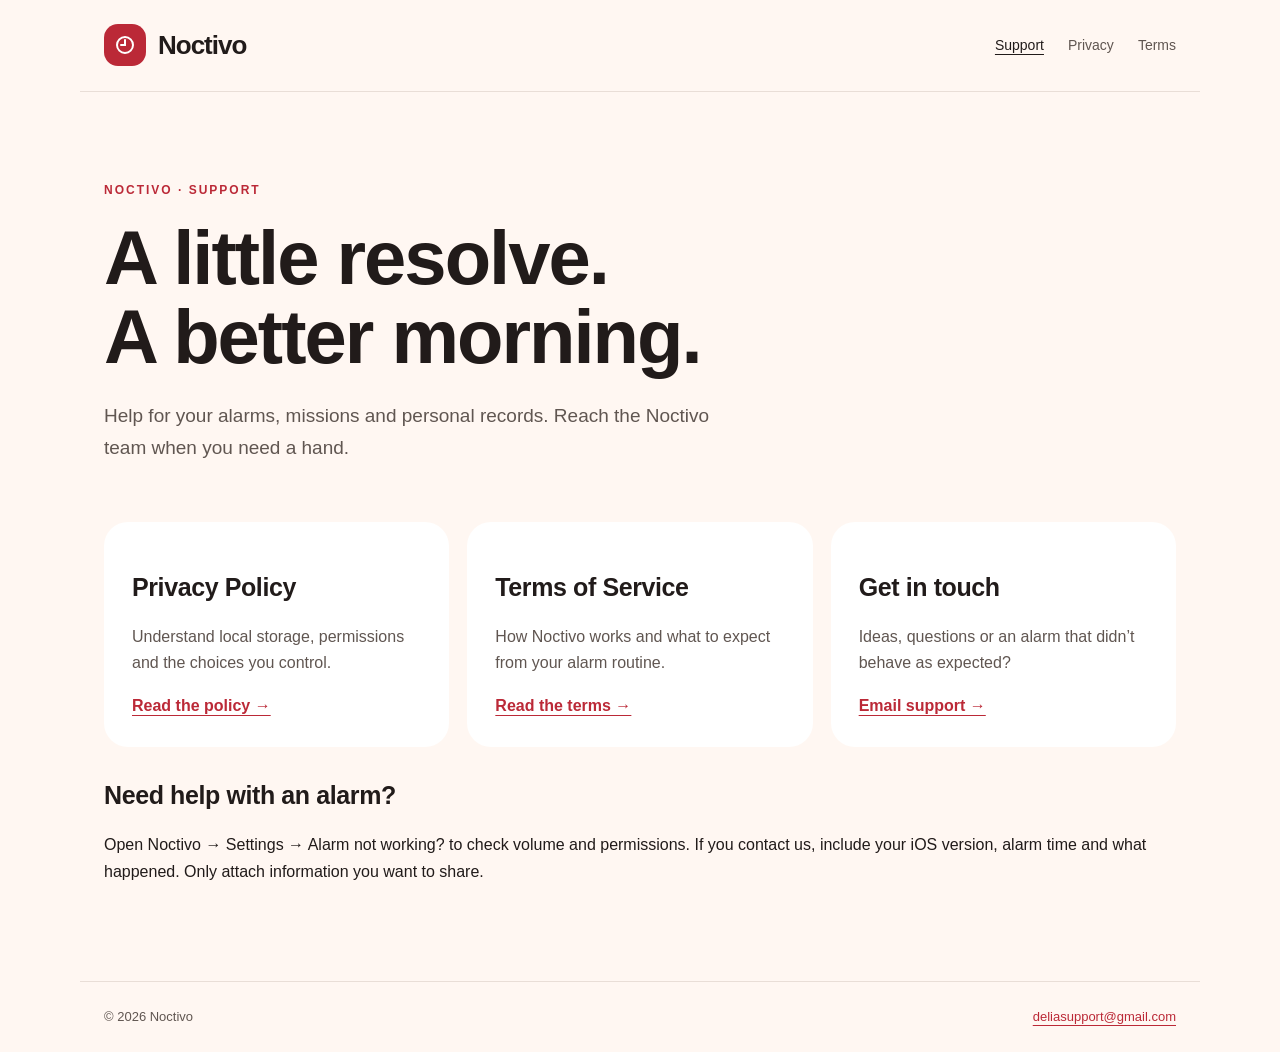
<file: index.html>
<!doctype html><html lang="en"><head><meta charset="utf-8"><meta name="viewport" content="width=device-width,initial-scale=1"><meta name="description" content="Noctivo support, privacy and terms. Contact deliasupport@gmail.com."><meta name="theme-color" content="#101012"><title>Support · Noctivo</title><link rel="stylesheet" href="styles.css"></head><body><a class="skip" href="#main">Skip to content</a><header><a class="brand" href="index.html"><span class="mark" aria-hidden="true"><svg viewBox="0 0 24 24" fill="none" stroke="currentColor" stroke-width="2" stroke-linecap="round"><circle cx="12" cy="12" r="8"/><path d="M12 7v5H8"/></svg></span>Noctivo</a><nav aria-label="Main navigation"><a href="index.html" aria-current="page">Support</a><a href="privacy.html">Privacy</a><a href="terms.html">Terms</a></nav></header><main id="main"><div class="hero"><span class="eyebrow">Noctivo · Support</span><h1>A little resolve.<br>A better morning.</h1><p class="intro">Help for your alarms, missions and personal records. Reach the Noctivo team when you need a hand.</p></div><div class="cards"><section class="card"><h2>Privacy Policy</h2><p>Understand local storage, permissions and the choices you control.</p><a href="privacy.html">Read the policy →</a></section><section class="card"><h2>Terms of Service</h2><p>How Noctivo works and what to expect from your alarm routine.</p><a href="terms.html">Read the terms →</a></section><section class="card"><h2>Get in touch</h2><p>Ideas, questions or an alarm that didn’t behave as expected?</p><a href="mailto:deliasupport@gmail.com?subject=Noctivo%20support">Email support →</a></section></div><section class="support"><h2>Need help with an alarm?</h2><p>Open Noctivo → Settings → Alarm not working? to check volume and permissions. If you contact us, include your iOS version, alarm time and what happened. Only attach information you want to share.</p></section></main><footer><span>© 2026 Noctivo</span><a href="mailto:deliasupport@gmail.com">deliasupport@gmail.com</a></footer></body></html>
</file>
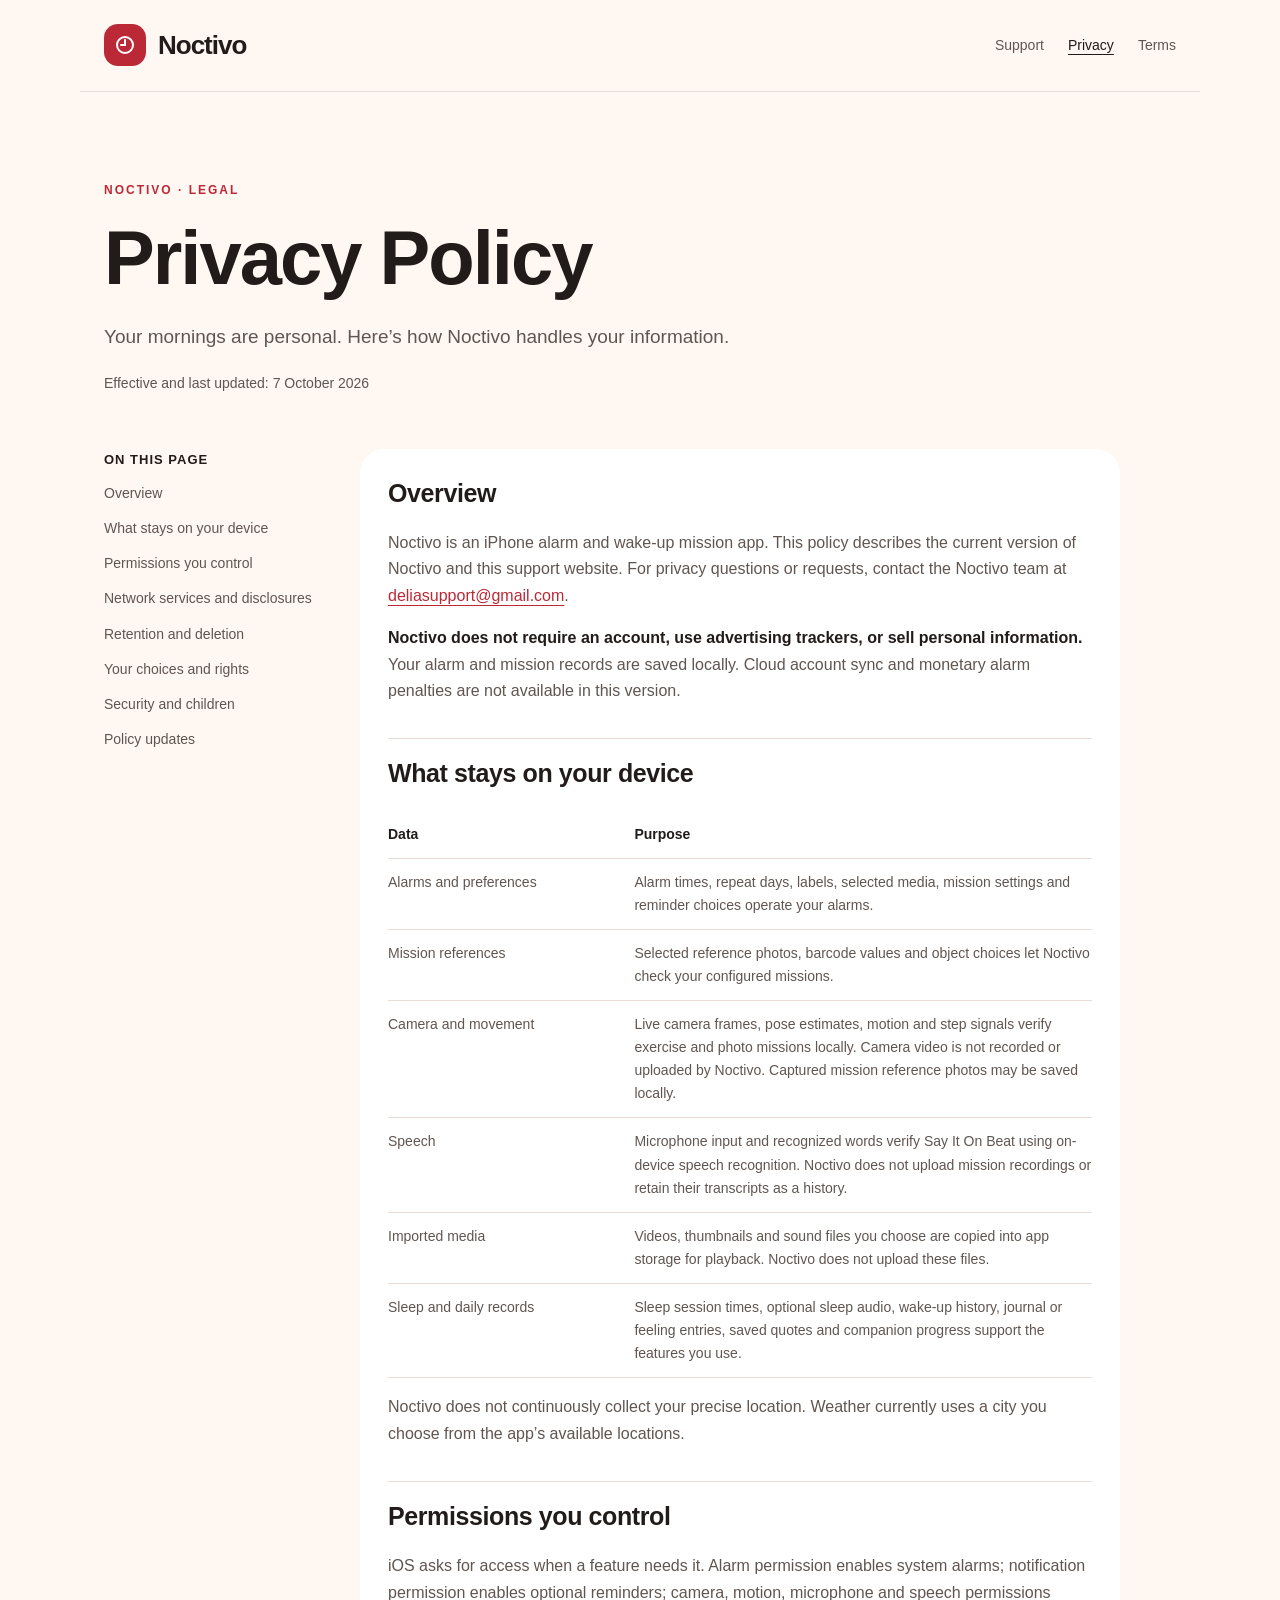
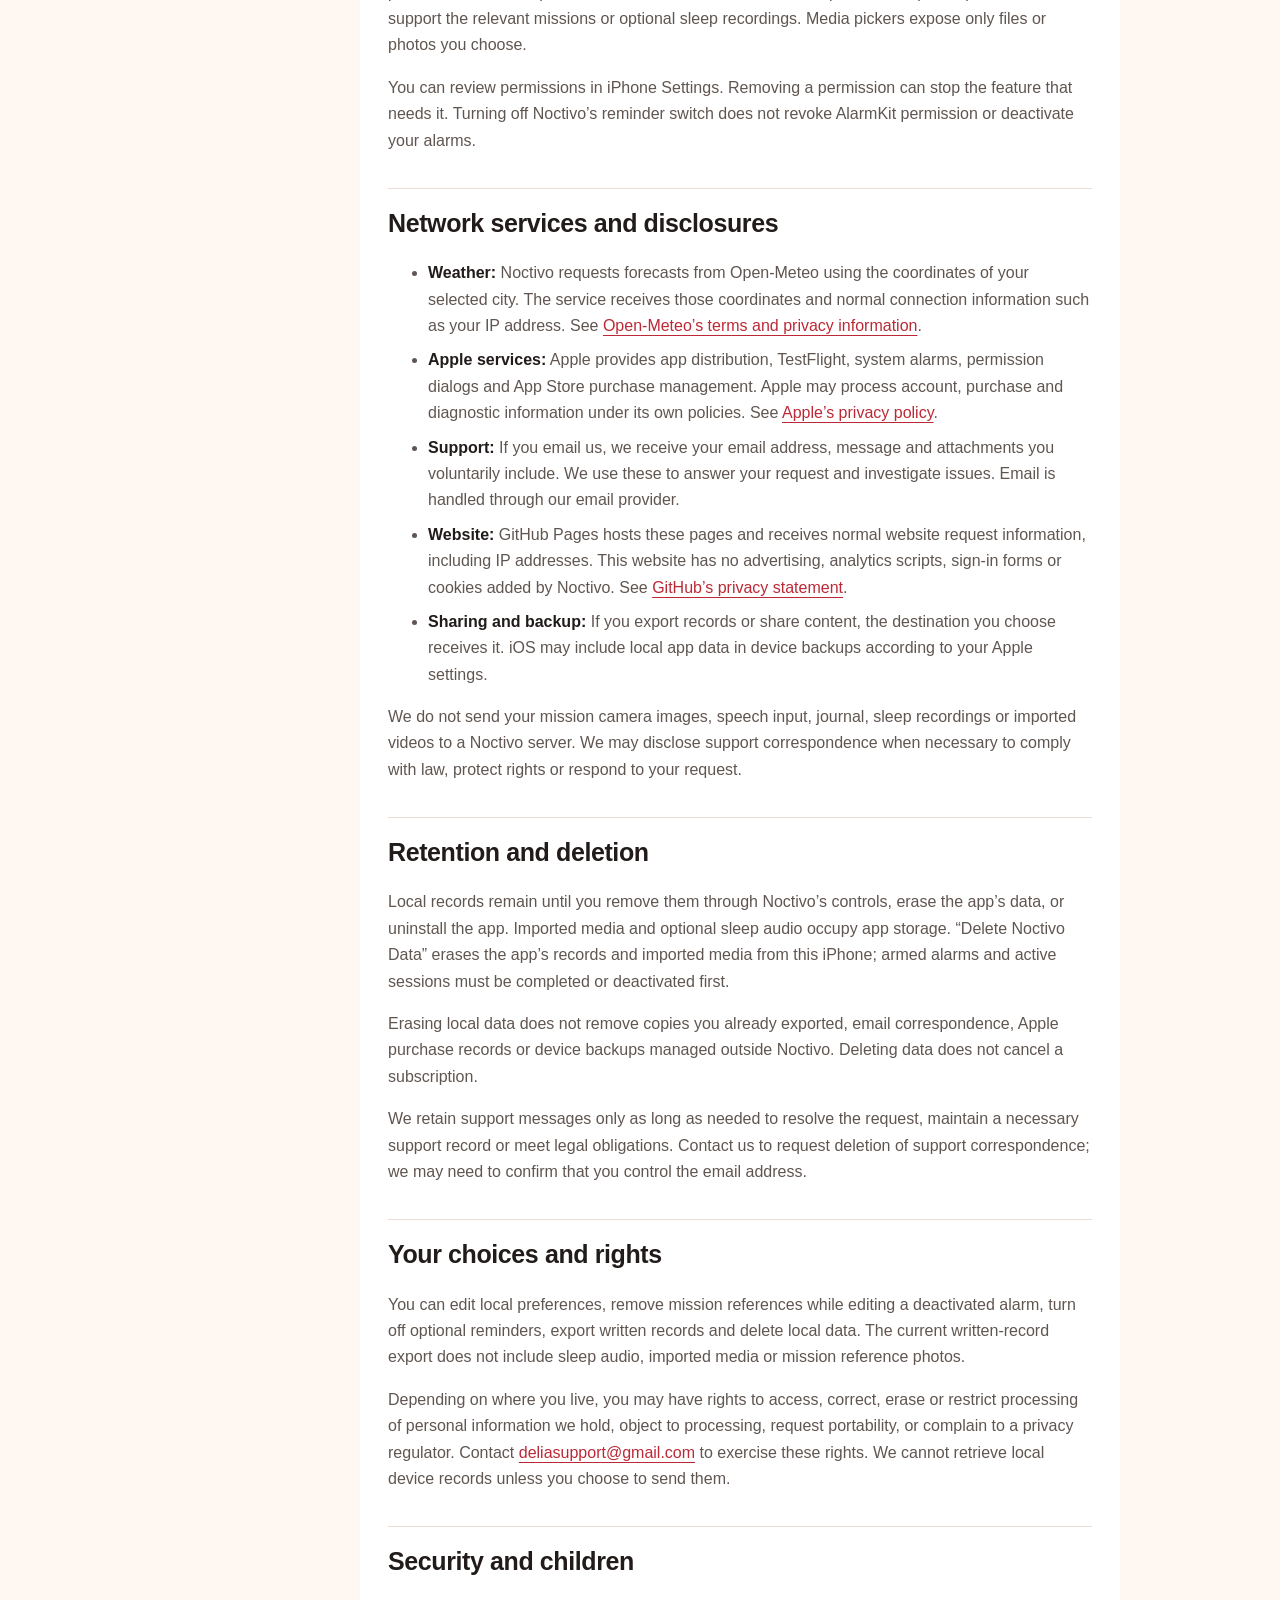
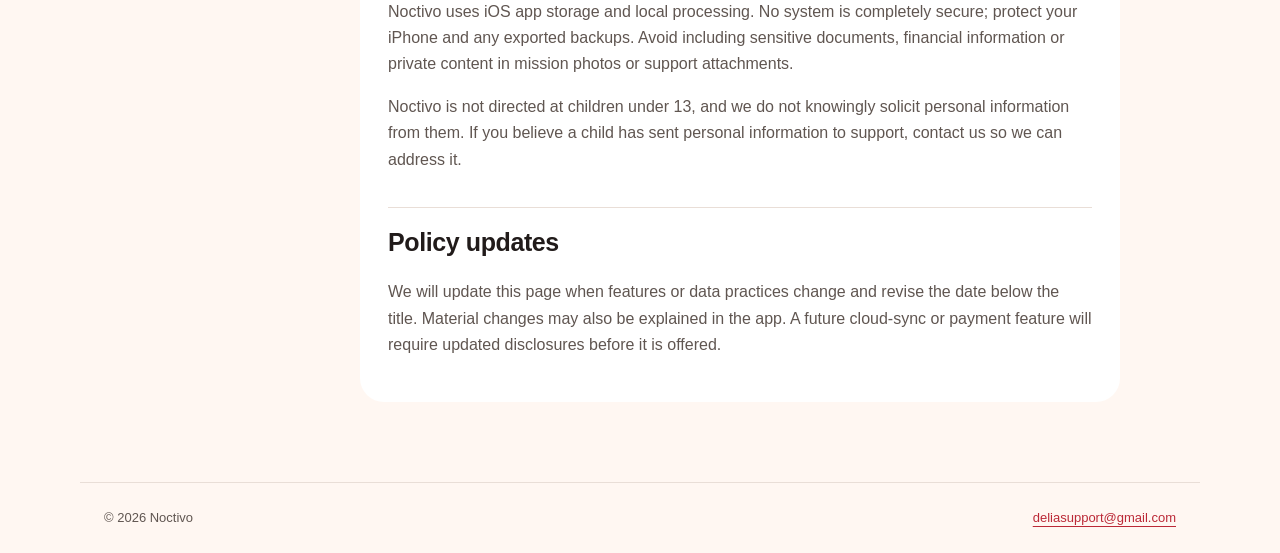
<file: privacy.html>
<!doctype html><html lang="en"><head><meta charset="utf-8"><meta name="viewport" content="width=device-width,initial-scale=1"><meta name="description" content="Noctivo support, privacy and terms. Contact deliasupport@gmail.com."><meta name="theme-color" content="#101012"><title>Privacy Policy · Noctivo</title><link rel="stylesheet" href="styles.css"></head><body><a class="skip" href="#main">Skip to content</a><header><a class="brand" href="index.html"><span class="mark" aria-hidden="true"><svg viewBox="0 0 24 24" fill="none" stroke="currentColor" stroke-width="2" stroke-linecap="round"><circle cx="12" cy="12" r="8"/><path d="M12 7v5H8"/></svg></span>Noctivo</a><nav aria-label="Main navigation"><a href="index.html">Support</a><a href="privacy.html" aria-current="page">Privacy</a><a href="terms.html">Terms</a></nav></header><main id="main"><div class="hero"><span class="eyebrow">Noctivo · Legal</span><h1>Privacy Policy</h1><p class="intro">Your mornings are personal. Here’s how Noctivo handles your information.</p><p class="updated">Effective and last updated: 7 October 2026</p></div><div class="layout"><aside class="toc" aria-label="On this page"><strong>On this page</strong><a href="#overview">Overview</a><a href="#device">What stays on your device</a><a href="#permissions">Permissions you control</a><a href="#network">Network services and disclosures</a><a href="#retention">Retention and deletion</a><a href="#choices">Your choices and rights</a><a href="#security">Security and children</a><a href="#updates">Policy updates</a></aside><article><section id="overview"><h2>Overview</h2><p>Noctivo is an iPhone alarm and wake-up mission app. This policy describes the current version of Noctivo and this support website. For privacy questions or requests, contact the Noctivo team at <a href="mailto:deliasupport@gmail.com">deliasupport@gmail.com</a>.</p><p><strong>Noctivo does not require an account, use advertising trackers, or sell personal information.</strong> Your alarm and mission records are saved locally. Cloud account sync and monetary alarm penalties are not available in this version.</p></section><section id="device"><h2>What stays on your device</h2><table><thead><tr><th>Data</th><th>Purpose</th></tr></thead><tbody><tr><td>Alarms and preferences</td><td>Alarm times, repeat days, labels, selected media, mission settings and reminder choices operate your alarms.</td></tr><tr><td>Mission references</td><td>Selected reference photos, barcode values and object choices let Noctivo check your configured missions.</td></tr><tr><td>Camera and movement</td><td>Live camera frames, pose estimates, motion and step signals verify exercise and photo missions locally. Camera video is not recorded or uploaded by Noctivo. Captured mission reference photos may be saved locally.</td></tr><tr><td>Speech</td><td>Microphone input and recognized words verify Say It On Beat using on-device speech recognition. Noctivo does not upload mission recordings or retain their transcripts as a history.</td></tr><tr><td>Imported media</td><td>Videos, thumbnails and sound files you choose are copied into app storage for playback. Noctivo does not upload these files.</td></tr><tr><td>Sleep and daily records</td><td>Sleep session times, optional sleep audio, wake-up history, journal or feeling entries, saved quotes and companion progress support the features you use.</td></tr></tbody></table><p>Noctivo does not continuously collect your precise location. Weather currently uses a city you choose from the app’s available locations.</p></section><section id="permissions"><h2>Permissions you control</h2><p>iOS asks for access when a feature needs it. Alarm permission enables system alarms; notification permission enables optional reminders; camera, motion, microphone and speech permissions support the relevant missions or optional sleep recordings. Media pickers expose only files or photos you choose.</p><p>You can review permissions in iPhone Settings. Removing a permission can stop the feature that needs it. Turning off Noctivo’s reminder switch does not revoke AlarmKit permission or deactivate your alarms.</p></section><section id="network"><h2>Network services and disclosures</h2><ul><li><strong>Weather:</strong> Noctivo requests forecasts from Open-Meteo using the coordinates of your selected city. The service receives those coordinates and normal connection information such as your IP address. See <a href="https://open-meteo.com/en/terms">Open-Meteo’s terms and privacy information</a>.</li><li><strong>Apple services:</strong> Apple provides app distribution, TestFlight, system alarms, permission dialogs and App Store purchase management. Apple may process account, purchase and diagnostic information under its own policies. See <a href="https://www.apple.com/legal/privacy/">Apple’s privacy policy</a>.</li><li><strong>Support:</strong> If you email us, we receive your email address, message and attachments you voluntarily include. We use these to answer your request and investigate issues. Email is handled through our email provider.</li><li><strong>Website:</strong> GitHub Pages hosts these pages and receives normal website request information, including IP addresses. This website has no advertising, analytics scripts, sign-in forms or cookies added by Noctivo. See <a href="https://docs.github.com/en/site-policy/privacy-policies/github-general-privacy-statement">GitHub’s privacy statement</a>.</li><li><strong>Sharing and backup:</strong> If you export records or share content, the destination you choose receives it. iOS may include local app data in device backups according to your Apple settings.</li></ul><p>We do not send your mission camera images, speech input, journal, sleep recordings or imported videos to a Noctivo server. We may disclose support correspondence when necessary to comply with law, protect rights or respond to your request.</p></section><section id="retention"><h2>Retention and deletion</h2><p>Local records remain until you remove them through Noctivo’s controls, erase the app’s data, or uninstall the app. Imported media and optional sleep audio occupy app storage. “Delete Noctivo Data” erases the app’s records and imported media from this iPhone; armed alarms and active sessions must be completed or deactivated first.</p><p>Erasing local data does not remove copies you already exported, email correspondence, Apple purchase records or device backups managed outside Noctivo. Deleting data does not cancel a subscription.</p><p>We retain support messages only as long as needed to resolve the request, maintain a necessary support record or meet legal obligations. Contact us to request deletion of support correspondence; we may need to confirm that you control the email address.</p></section><section id="choices"><h2>Your choices and rights</h2><p>You can edit local preferences, remove mission references while editing a deactivated alarm, turn off optional reminders, export written records and delete local data. The current written-record export does not include sleep audio, imported media or mission reference photos.</p><p>Depending on where you live, you may have rights to access, correct, erase or restrict processing of personal information we hold, object to processing, request portability, or complain to a privacy regulator. Contact <a href="mailto:deliasupport@gmail.com">deliasupport@gmail.com</a> to exercise these rights. We cannot retrieve local device records unless you choose to send them.</p></section><section id="security"><h2>Security and children</h2><p>Noctivo uses iOS app storage and local processing. No system is completely secure; protect your iPhone and any exported backups. Avoid including sensitive documents, financial information or private content in mission photos or support attachments.</p><p>Noctivo is not directed at children under 13, and we do not knowingly solicit personal information from them. If you believe a child has sent personal information to support, contact us so we can address it.</p></section><section id="updates"><h2>Policy updates</h2><p>We will update this page when features or data practices change and revise the date below the title. Material changes may also be explained in the app. A future cloud-sync or payment feature will require updated disclosures before it is offered.</p></section></article></div></main><footer><span>© 2026 Noctivo</span><a href="mailto:deliasupport@gmail.com">deliasupport@gmail.com</a></footer></body></html>
</file>
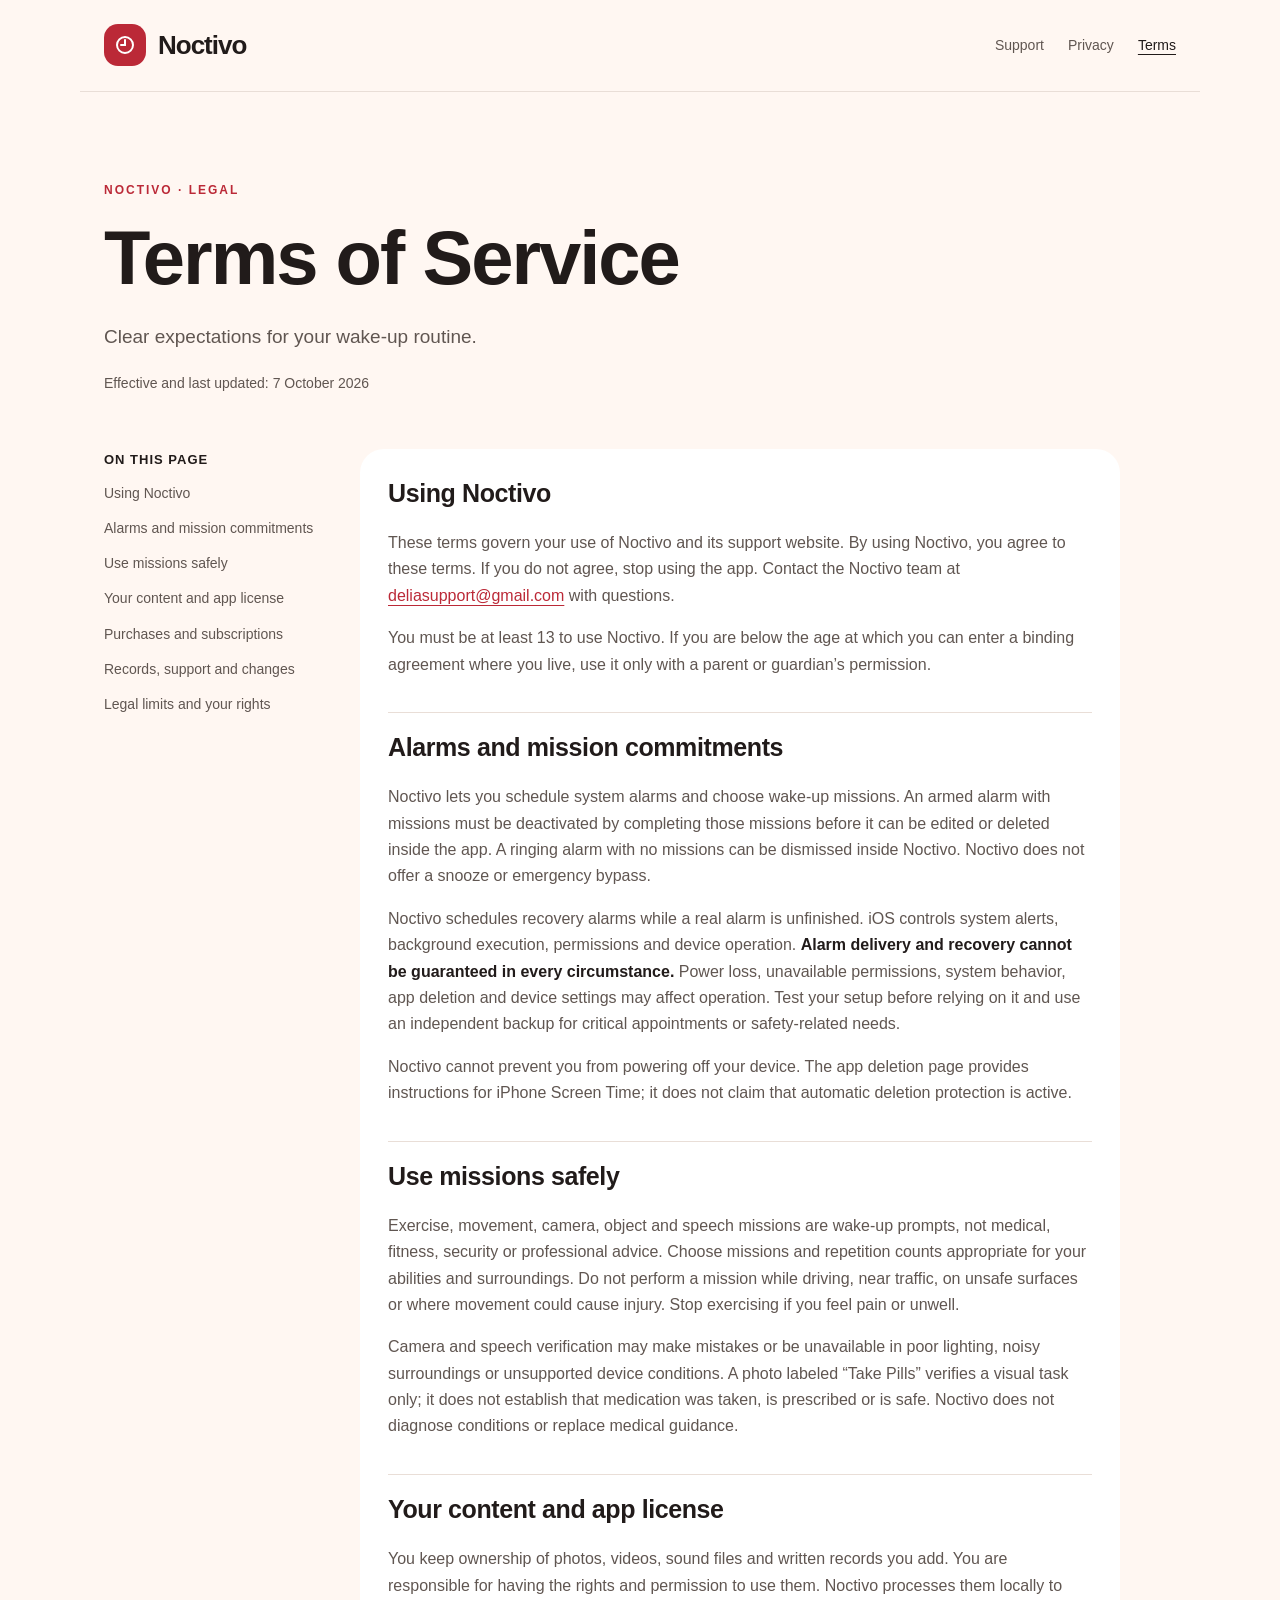
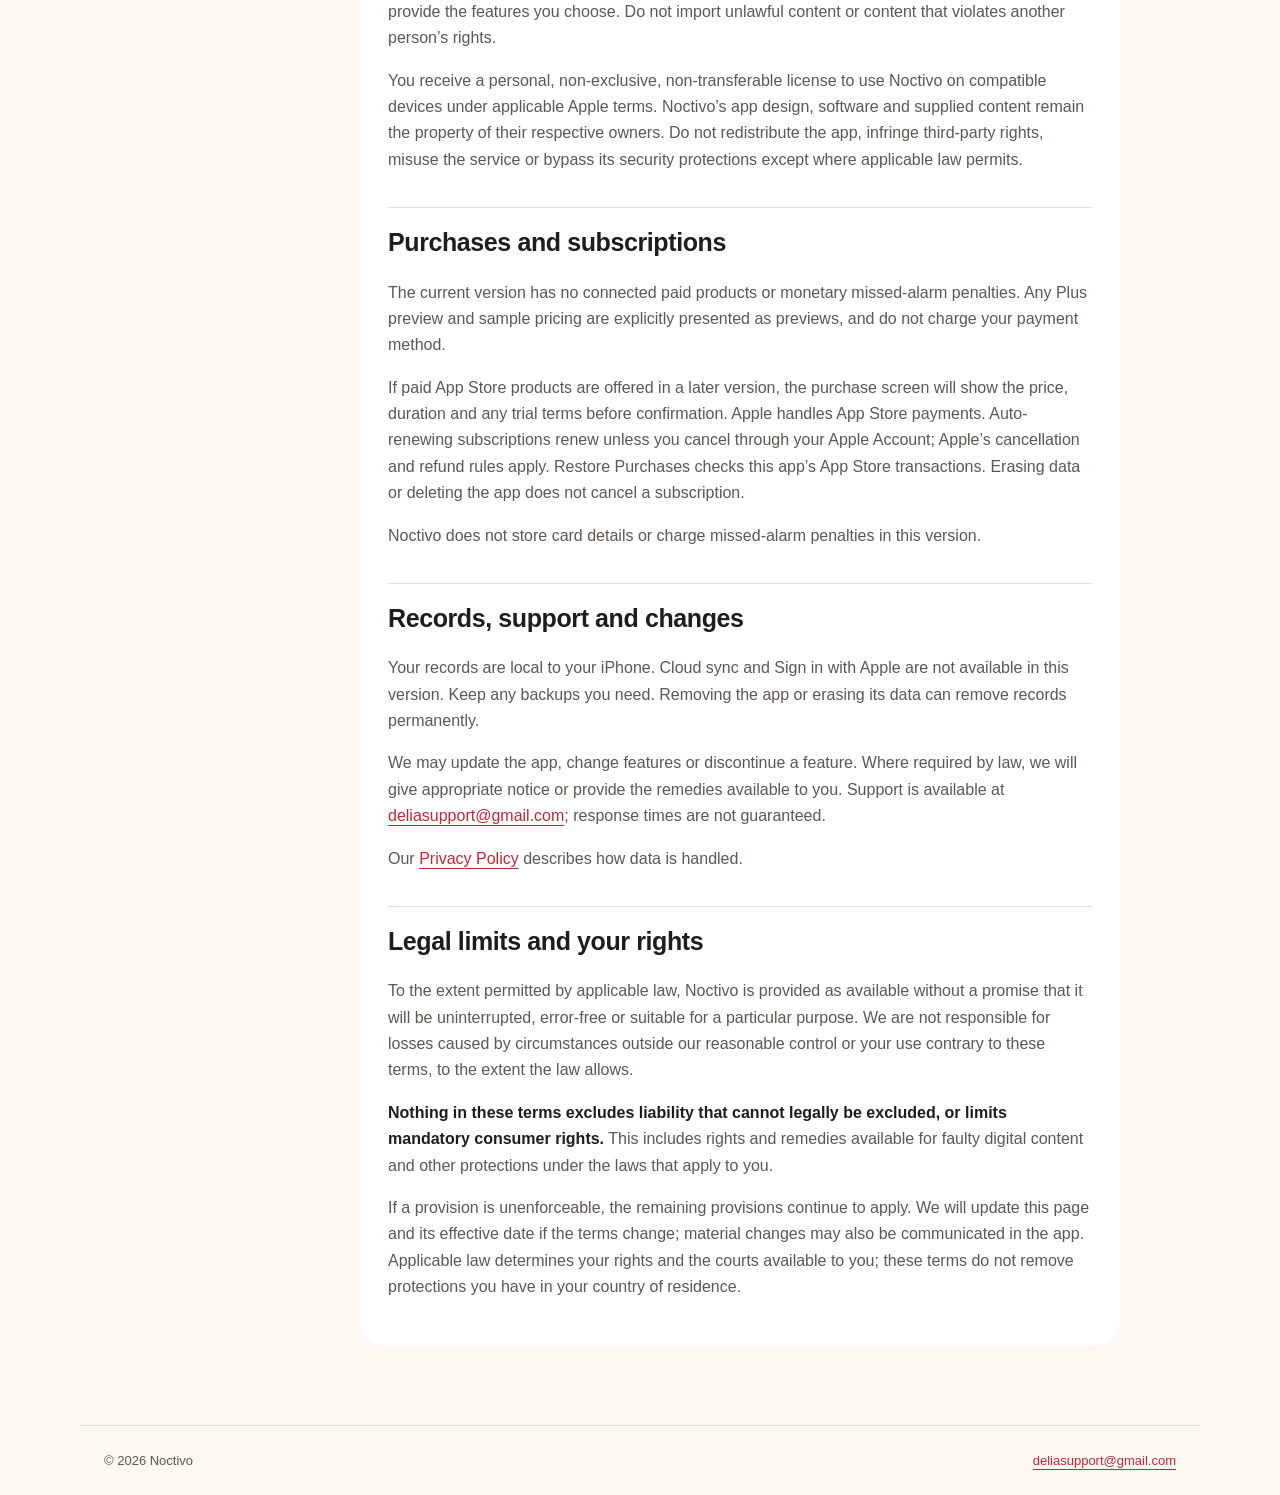
<file: terms.html>
<!doctype html><html lang="en"><head><meta charset="utf-8"><meta name="viewport" content="width=device-width,initial-scale=1"><meta name="description" content="Noctivo support, privacy and terms. Contact deliasupport@gmail.com."><meta name="theme-color" content="#101012"><title>Terms of Service · Noctivo</title><link rel="stylesheet" href="styles.css"></head><body><a class="skip" href="#main">Skip to content</a><header><a class="brand" href="index.html"><span class="mark" aria-hidden="true"><svg viewBox="0 0 24 24" fill="none" stroke="currentColor" stroke-width="2" stroke-linecap="round"><circle cx="12" cy="12" r="8"/><path d="M12 7v5H8"/></svg></span>Noctivo</a><nav aria-label="Main navigation"><a href="index.html">Support</a><a href="privacy.html">Privacy</a><a href="terms.html" aria-current="page">Terms</a></nav></header><main id="main"><div class="hero"><span class="eyebrow">Noctivo · Legal</span><h1>Terms of Service</h1><p class="intro">Clear expectations for your wake-up routine.</p><p class="updated">Effective and last updated: 7 October 2026</p></div><div class="layout"><aside class="toc" aria-label="On this page"><strong>On this page</strong><a href="#agreement">Using Noctivo</a><a href="#alarms">Alarms and mission commitments</a><a href="#missions">Use missions safely</a><a href="#content">Your content and app license</a><a href="#purchases">Purchases and subscriptions</a><a href="#records">Records, support and changes</a><a href="#limits">Legal limits and your rights</a></aside><article><section id="agreement"><h2>Using Noctivo</h2><p>These terms govern your use of Noctivo and its support website. By using Noctivo, you agree to these terms. If you do not agree, stop using the app. Contact the Noctivo team at <a href="mailto:deliasupport@gmail.com">deliasupport@gmail.com</a> with questions.</p><p>You must be at least 13 to use Noctivo. If you are below the age at which you can enter a binding agreement where you live, use it only with a parent or guardian’s permission.</p></section><section id="alarms"><h2>Alarms and mission commitments</h2><p>Noctivo lets you schedule system alarms and choose wake-up missions. An armed alarm with missions must be deactivated by completing those missions before it can be edited or deleted inside the app. A ringing alarm with no missions can be dismissed inside Noctivo. Noctivo does not offer a snooze or emergency bypass.</p><p>Noctivo schedules recovery alarms while a real alarm is unfinished. iOS controls system alerts, background execution, permissions and device operation. <strong>Alarm delivery and recovery cannot be guaranteed in every circumstance.</strong> Power loss, unavailable permissions, system behavior, app deletion and device settings may affect operation. Test your setup before relying on it and use an independent backup for critical appointments or safety-related needs.</p><p>Noctivo cannot prevent you from powering off your device. The app deletion page provides instructions for iPhone Screen Time; it does not claim that automatic deletion protection is active.</p></section><section id="missions"><h2>Use missions safely</h2><p>Exercise, movement, camera, object and speech missions are wake-up prompts, not medical, fitness, security or professional advice. Choose missions and repetition counts appropriate for your abilities and surroundings. Do not perform a mission while driving, near traffic, on unsafe surfaces or where movement could cause injury. Stop exercising if you feel pain or unwell.</p><p>Camera and speech verification may make mistakes or be unavailable in poor lighting, noisy surroundings or unsupported device conditions. A photo labeled “Take Pills” verifies a visual task only; it does not establish that medication was taken, is prescribed or is safe. Noctivo does not diagnose conditions or replace medical guidance.</p></section><section id="content"><h2>Your content and app license</h2><p>You keep ownership of photos, videos, sound files and written records you add. You are responsible for having the rights and permission to use them. Noctivo processes them locally to provide the features you choose. Do not import unlawful content or content that violates another person’s rights.</p><p>You receive a personal, non-exclusive, non-transferable license to use Noctivo on compatible devices under applicable Apple terms. Noctivo’s app design, software and supplied content remain the property of their respective owners. Do not redistribute the app, infringe third-party rights, misuse the service or bypass its security protections except where applicable law permits.</p></section><section id="purchases"><h2>Purchases and subscriptions</h2><p>The current version has no connected paid products or monetary missed-alarm penalties. Any Plus preview and sample pricing are explicitly presented as previews, and do not charge your payment method.</p><p>If paid App Store products are offered in a later version, the purchase screen will show the price, duration and any trial terms before confirmation. Apple handles App Store payments. Auto-renewing subscriptions renew unless you cancel through your Apple Account; Apple’s cancellation and refund rules apply. Restore Purchases checks this app’s App Store transactions. Erasing data or deleting the app does not cancel a subscription.</p><p>Noctivo does not store card details or charge missed-alarm penalties in this version.</p></section><section id="records"><h2>Records, support and changes</h2><p>Your records are local to your iPhone. Cloud sync and Sign in with Apple are not available in this version. Keep any backups you need. Removing the app or erasing its data can remove records permanently.</p><p>We may update the app, change features or discontinue a feature. Where required by law, we will give appropriate notice or provide the remedies available to you. Support is available at <a href="mailto:deliasupport@gmail.com">deliasupport@gmail.com</a>; response times are not guaranteed.</p><p>Our <a href="privacy.html">Privacy Policy</a> describes how data is handled.</p></section><section id="limits"><h2>Legal limits and your rights</h2><p>To the extent permitted by applicable law, Noctivo is provided as available without a promise that it will be uninterrupted, error-free or suitable for a particular purpose. We are not responsible for losses caused by circumstances outside our reasonable control or your use contrary to these terms, to the extent the law allows.</p><p><strong>Nothing in these terms excludes liability that cannot legally be excluded, or limits mandatory consumer rights.</strong> This includes rights and remedies available for faulty digital content and other protections under the laws that apply to you.</p><p>If a provision is unenforceable, the remaining provisions continue to apply. We will update this page and its effective date if the terms change; material changes may also be communicated in the app. Applicable law determines your rights and the courts available to you; these terms do not remove protections you have in your country of residence.</p></section></article></div></main><footer><span>© 2026 Noctivo</span><a href="mailto:deliasupport@gmail.com">deliasupport@gmail.com</a></footer></body></html>
</file>
<file: styles.css>
:root{color-scheme:dark light;--bg:#101012;--panel:#1c1c20;--text:#f8f5f4;--muted:#bbb5b3;--accent:#ff675d;--line:#353338}
*{box-sizing:border-box}html{scroll-behavior:smooth;scroll-padding-top:28px}body{margin:0;font-family:-apple-system,BlinkMacSystemFont,"Segoe UI",sans-serif;background:var(--bg);color:var(--text);line-height:1.65}a{color:var(--accent);text-underline-offset:4px}a:hover{opacity:.85}a:focus-visible{outline:3px solid var(--accent);outline-offset:5px;border-radius:4px}.skip{position:absolute;top:-60px;left:20px}.skip:focus{top:12px;background:var(--panel);padding:8px;z-index:3}header,main,footer{max-width:1120px;margin:auto;padding:24px}header{display:flex;align-items:center;justify-content:space-between;gap:24px;border-bottom:1px solid var(--line)}.brand{font-size:26px;font-weight:800;letter-spacing:-1px;text-decoration:none;color:var(--text);display:flex;gap:12px;align-items:center}.mark{display:grid;place-items:center;width:42px;height:42px;border-radius:14px;background:var(--accent);color:#190e0d;font-size:29px}nav{display:flex;gap:24px;flex-wrap:wrap}nav a{color:var(--muted);text-decoration:none;font-size:14px}nav a[aria-current]{color:var(--text);text-decoration:underline}.eyebrow{font-size:12px;letter-spacing:2px;text-transform:uppercase;font-weight:700;color:var(--accent)}.hero{padding:60px 0 40px;max-width:780px}h1{font-size:clamp(38px,7vw,76px);line-height:1.04;letter-spacing:-2px;margin:16px 0 24px}h2{font-size:25px;line-height:1.3;letter-spacing:-.4px}h3{font-size:18px}.intro{font-size:19px;color:var(--muted);max-width:650px}.updated{color:var(--muted);font-size:14px}.cards{display:grid;grid-template-columns:repeat(3,1fr);gap:18px}.card,article{background:var(--panel);border-radius:24px;padding:28px}.card a{font-weight:650}.card p{color:var(--muted)}.layout{display:grid;grid-template-columns:220px minmax(0,1fr);gap:36px}.toc{align-self:start;position:sticky;top:28px}.toc a{display:block;font-size:14px;padding:6px 0;color:var(--muted);text-decoration:none}.toc strong{display:block;margin-bottom:6px;font-size:13px;text-transform:uppercase;letter-spacing:1px}article{max-width:760px}article section+section{margin-top:34px;padding-top:18px;border-top:1px solid var(--line)}article h2{margin-top:0}article p,article li{color:var(--muted)}article strong{color:var(--text)}li{margin:8px 0}footer{border-top:1px solid var(--line);margin-top:56px;color:var(--muted);font-size:13px;display:flex;justify-content:space-between;gap:16px;flex-wrap:wrap}.support{margin:32px 0 0}.support a{overflow-wrap:anywhere}table{width:100%;border-collapse:collapse;font-size:14px}th,td{text-align:left;vertical-align:top;padding:12px 0;border-bottom:1px solid var(--line)}th:first-child,td:first-child{padding-right:20px;width:35%}td{color:var(--muted)}
@media(max-width:720px){header{align-items:flex-start;flex-direction:column;gap:14px}header,main,footer{padding:20px}nav{gap:20px}.hero{padding:36px 0 24px}.cards{grid-template-columns:1fr}.layout{display:block}.toc{position:static;margin-bottom:24px;padding:20px;background:var(--panel);border-radius:20px}.toc a{display:inline-block;margin-right:18px}.card,article{padding:22px}h1{letter-spacing:-1.4px}}
@media(prefers-color-scheme:light){:root{--bg:#fff7f2;--panel:#fff;--text:#211b1a;--muted:#605651;--accent:#bb2937;--line:#e9ded7}.mark{color:#fff}}
@media(prefers-reduced-motion:reduce){html{scroll-behavior:auto}}

.mark svg{width:24px;height:24px;display:block}
</file>
